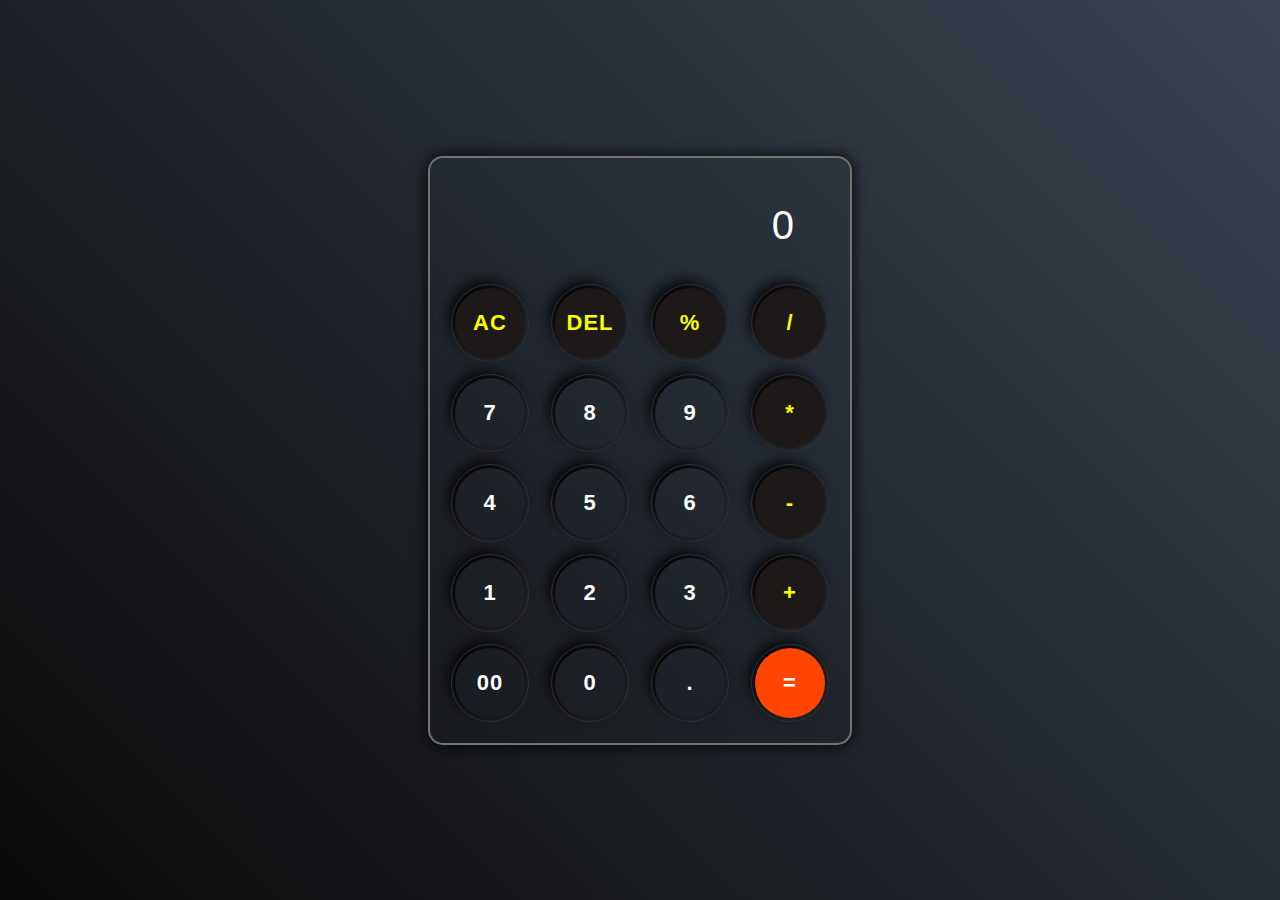
<file: Html_Code/Calculator/index.html>
<!DOCTYPE html>
<html lang="en">
<head>
    <meta charset="UTF-8">
    <title> Calculator </title>
    <link rel="stylesheet" type="text/css" href="custom.css">
</head>
<body>
    <div class="calculator">
        <div class="display">
            <input type="text" id="inputBox" placeholder="0">
        </div>
        <div class="keys">
            <button type="button" class="opr">AC</button>
            <button type="button" class="opr">DEL</button>
            <button type="button" class="opr">%</button>
            <button type="button" class="opr">/</button>
        </div>
        <div class="keys">
            <button type="button">7</button>
            <button type="button">8</button>
            <button type="button">9</button> 
            <button type="button" class="opr">*</button>
        </div>
        <div class="keys">
            <button type="button">4</button>
            <button type="button">5</button>
            <button type="button">6</button>
            <button type="button" class="opr">-</button>
        </div>
        <div class="keys">
            <button type="button">1</button>
            <button type="button">2</button>
            <button type="button">3</button>
            <button type="button" class="opr">+</button>
        </div>
        <div class="keys">
            <button type="button">00</button>
            <button type="button">0</button>
            <button type="button">.</button>
            <button type="button" id="eqBtn">=</button>
        </div>
    </div>
    <script src="cal.js"></script>
</body>
</html>
</file>
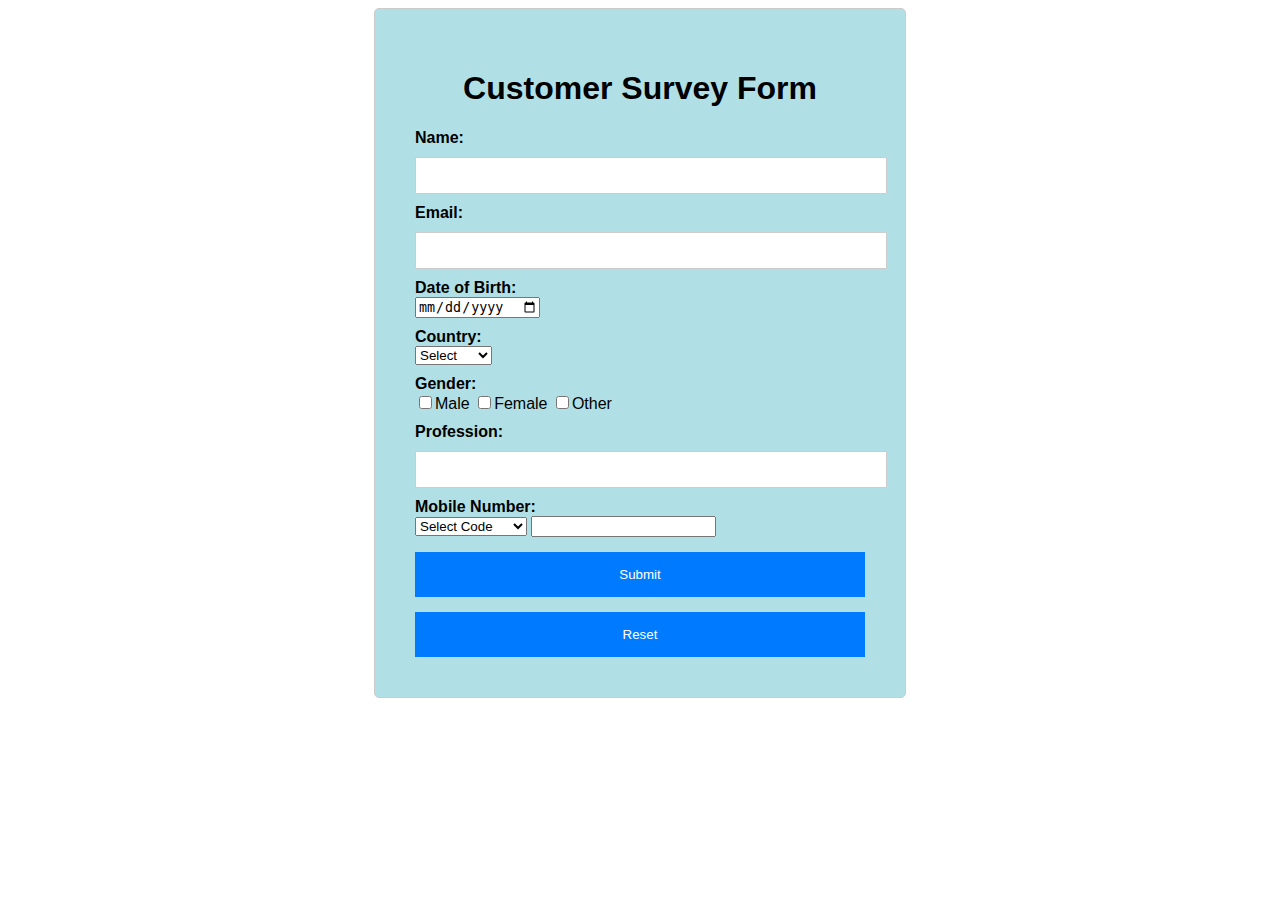
<file: Html_Code/Customer Survey/index.html>
<!DOCTYPE html>
<html lang="en">
<head>
    <meta charset="UTF-8">
    <meta name="viewport" content="width=device-width, initial-scale=1.0">
    <link rel="stylesheet" href="style.css">
    <title>Customer Survey</title>
</head>
<body>
    <div class="container">
        <h1>Customer Survey Form</h1>
        <form id="surveyForm">
            <div class="form-group">
                <label for="Name">Name:</label>
                <input type="text" id="Name" name="Name" required>
            </div>

            <div class="form-group">
                <label for="Email">Email:</label>
                <input type="text" id="email" name="email" required>
            </div>

            <div class="form-group">
                <label for="dob">Date of Birth:</label>
                <input type="date" id="dob" name="dob" required>
            </div>

            <div class="form-group">
                <label for="country">Country:</label>
                <select id="country" name="country" required>
                    <option>Select</option>
                    <option value="India">India</option>
                    <option value="Germany">Germany</option>
                    <option value="Greece">Greece</option>
                    <option value="USA">USA</option>
                    <option value="Canada">Canada</option>
                    <option value="UK">UK</option>
                </select>
            </div>

            <div class="form-group">
                <label>Gender:</label>
                <div class="gender-options">
                    <input type="checkbox" id="male" name="gender" value="Male">Male
                    <input type="checkbox" id="female" name="gender" value="Female">Female
                    <input type="checkbox" id="other" name="gender" value="other">Other
                </div>
            </div>

            <div class="form-group">
                <label for="profession">Profession:</label>
                <input type="text" id="profession" name="profession" required>
            </div>
            <div class="form-group">
                <label for="mobile">Mobile Number:</label>
                    <select id="countryCode" required>
                    <option>Select Code</option>
                    <option value="+91">+91 (India)</option>
                    <option value="+49">+49 (Germany)</option>
                    <option value="+30">+30 (Greece)</option>
                    <option value="+1">+1 (USA)</option>
                    <option value="+1">+1 (Canada)</option>
                    <option value="+61">+61 (UK)</option>
                </select>
                <input type="tel" id="mobile" name="mobile" required>
            </div>

            <button type="submit" id="submitBtn">Submit</button>
            <button type="button" id="resetBtn">Reset</button>
        </form>
    </div>

    <div id="popup" class="popup">
        <div class="popup-content">
            <span class="close" id="closePopup">&times;</span>
            <h2>Survey Data</h2>
            <div id="surveyData"></div>
        </div>
    </div>

        <!-- Popup for displaying the submitted data -->
    <div id="popup" class="popup">
        <div class="popup-content">
            <span class="close" id="closePopup">&times;</span>
            <h2>Survey Data</h2>
            <div id="surveyData"></div>
        </div>
    </div>


    <script src="app.js"></script>
</body>
</html>
</file>
<file: Html_Code/Calculator/custom.css>
*{
    margin: 0;
    padding: 0;
    box-sizing: border-box;
    font-family: Arial, Helvetica, sans-serif;
    letter-spacing: 1px;
}

body {
    display: flex;
    justify-content: center;
    align-items: center;
    min-height: 100vh;
    min-width: 100%;
    margin: 0;
    background: linear-gradient(45deg, #0a0a0a, #3a4452);
}

.calculator {
    padding: 15px;
    border: 2px solid rgb(116, 114, 114);
    border-radius: 15px;
    box-shadow: 0 0 15px #000;
}

.display input {
    width: 360px;
    padding: 20px;
    margin: 10px;
    font-size: 40px;
    text-align: right;
    border: none;
    color: #fff  ;
    outline: none;
    background: transparent;
}

input::placeholder{
    color: #fff;
}

.keys {
    display: grid;
    grid-template-columns: repeat(4, 1fr);
    grid-gap: 10px;
}

button {
    width: 70px;
    height: 70px;
    margin: 10px;
    padding: 10px;
    background: transparent;
    color: #fff;
    font-size: 22px;
    font-weight: 600;
    border: 0;
    box-shadow: -5px -6px 15px #000;
    border-radius: 50%;
    outline: 1px solid #313131;
    outline-offset: 3px;
    cursor: pointer;
}

button:active{
    background: #000;
    transform: translate(2px, 2px);
}

.opr{
    color: #fbff00;
    background: #1e1919;
    font-weight: 700;
}

#eqBtn{
    background: orangered;
    font-weight: 900;
}

button:hover {
    background-color: #444;
}
</file>
<file: Html_Code/Customer Survey/style.css>
body {
    font-family: Arial, sans-serif;
}

.container {
    max-width: 450px;
    margin: 0 auto;
    padding: 40px;
    border: 1px solid #ccc;
    border-radius: 5px;
    background: powderblue;
}

.container h1{
    justify-content: center;
    text-align: center;
}

label{
    display: block;
    margin-top: 10px;
    font-weight: bold;
}

input[type="text"],
input[type="email"],
textarea{
    width: 100%;
    padding: 10px;
    margin-top: 10px;
    border: 1px solid #ccc;
    border-radius: 1px;
}

.form-group {
    margin-top: 10px;
}

.gender-options label {
    margin-right: 10px;
}

button {
    display: block;
    width: 100%;
    background-color: #007BFF;
    color: white;
    border: none;
    padding: 15px;
    margin-top: 15px;
    cursor: pointer;
}

button:hover {
    background-color: #0056b3;
}

.popup {
    display: none;
    position: fixed;
    top: 0;
    left: 0;
    width: 100%;
    height: 100%;
    background-color: rgba(0, 0, 0, 0.7);
    z-index: 1;
    align-items: center;
    justify-content: center;
}

.popup-content {
    background-color: #f9f9f9;
    border: 1px solid #ccc;
    padding: 20px;
    border-radius: 5px;
}

.close {
    float: right;
    cursor: pointer;
    font-size: 24px;
}
</file>
